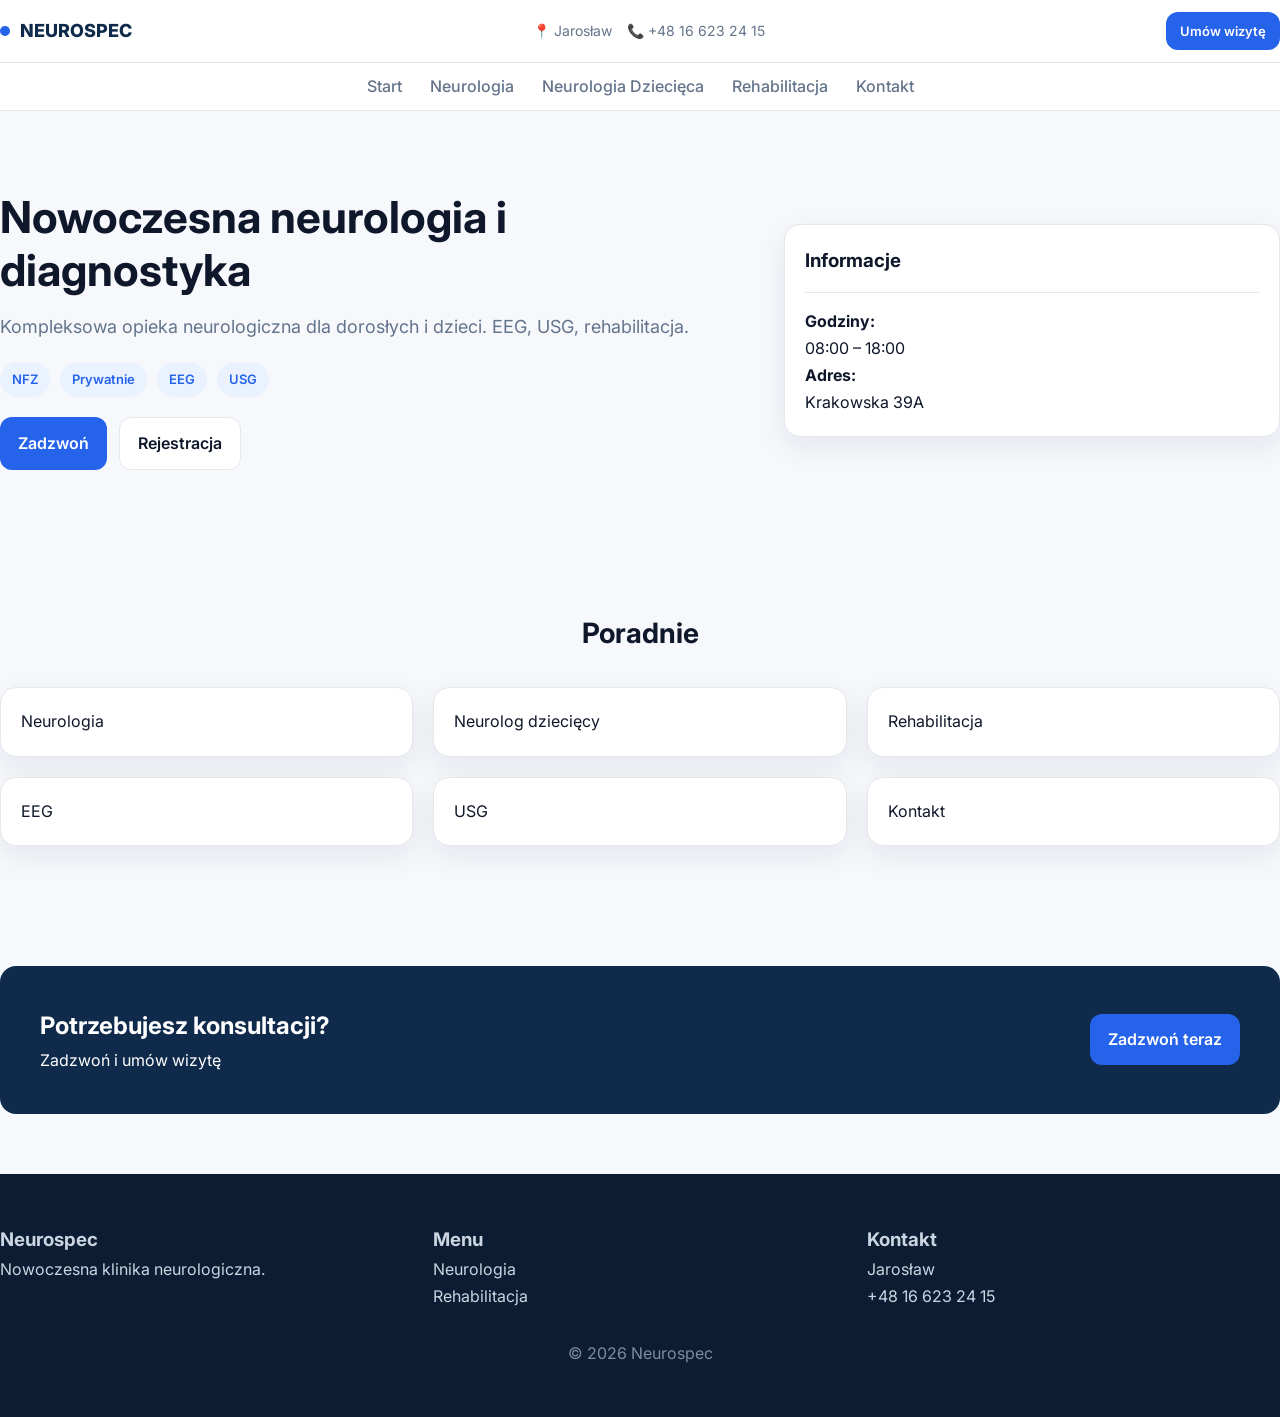
<file: index.html>
<!DOCTYPE html>
<html lang="pl">
<head>
<meta charset="UTF-8">
<meta name="viewport" content="width=device-width, initial-scale=1.0">

<title>Neurospec – Klinika Neurologiczna Jarosław</title>

<link href="https://fonts.googleapis.com/css2?family=Inter:wght@300;400;500;600;700;800&display=swap" rel="stylesheet">
<link rel="stylesheet" href="css/style.css">
</head>

<body>

<!-- HEADER -->
<header class="header">

  <div class="header-top">
    <div class="container header-inner">

      <div class="brand">
        <span class="logo-dot"></span>
        NEUROSPEC
      </div>

      <div class="header-contact">
        <span>📍 Jarosław</span>
        <span>📞 +48 16 623 24 15</span>
      </div>

      <a href="tel:+48166232415" class="btn btn-primary btn-small">
        Umów wizytę
      </a>

    </div>
  </div>

  <div class="header-nav">
    <div class="container nav-inner">
      <nav>
        <a href="#">Start</a>
        <a href="#">Neurologia</a>
        <a href="#">Neurologia Dziecięca</a>
        <a href="#">Rehabilitacja</a>
        <a href="#">Kontakt</a>
      </nav>
    </div>
  </div>

</header>

<!-- HERO -->
<section class="hero-premium">

  <div class="container hero-grid">

    <div class="hero-left">

      <h1>Nowoczesna neurologia i diagnostyka</h1>

      <p>
        Kompleksowa opieka neurologiczna dla dorosłych i dzieci. EEG, USG, rehabilitacja.
      </p>

      <div class="hero-badges">
        <span class="badge">NFZ</span>
        <span class="badge">Prywatnie</span>
        <span class="badge">EEG</span>
        <span class="badge">USG</span>
      </div>

      <div class="hero-actions">
        <a href="tel:+48166232415" class="btn btn-primary">
          Zadzwoń
        </a>

        <a href="#" class="btn btn-outline">
          Rejestracja
        </a>
      </div>

    </div>

    <div class="hero-right">

      <div class="card hero-card">

        <h3>Informacje</h3>

        <div class="divider"></div>

        <p><strong>Godziny:</strong><br>08:00 – 18:00</p>
        <p><strong>Adres:</strong><br>Krakowska 39A</p>

      </div>

    </div>

  </div>

</section>

<!-- SERVICES -->
<section>

  <div class="container">

    <h2 class="section-title">Poradnie</h2>

    <div class="grid-3">

      <a class="card" href="#">Neurologia</a>
      <a class="card" href="#">Neurolog dziecięcy</a>
      <a class="card" href="#">Rehabilitacja</a>
      <a class="card" href="#">EEG</a>
      <a class="card" href="#">USG</a>
      <a class="card" href="#">Kontakt</a>

    </div>

  </div>

</section>

<!-- CTA -->
<section>

  <div class="container cta-box">

    <div>
      <h2>Potrzebujesz konsultacji?</h2>
      <p>Zadzwoń i umów wizytę</p>
    </div>

    <a href="tel:+48166232415" class="btn btn-primary">
      Zadzwoń teraz
    </a>

  </div>

</section>

<!-- FOOTER -->
<footer>

  <div class="container grid-3">

    <div>
      <h3>Neurospec</h3>
      <p>Nowoczesna klinika neurologiczna.</p>
    </div>

    <div>
      <h3>Menu</h3>
      <p><a href="#">Neurologia</a></p>
      <p><a href="#">Rehabilitacja</a></p>
    </div>

    <div>
      <h3>Kontakt</h3>
      <p>Jarosław</p>
      <p>+48 16 623 24 15</p>
    </div>

  </div>

  <div class="footer-bottom">
    © 2026 Neurospec
  </div>

</footer>

</body>
</html>
</file>
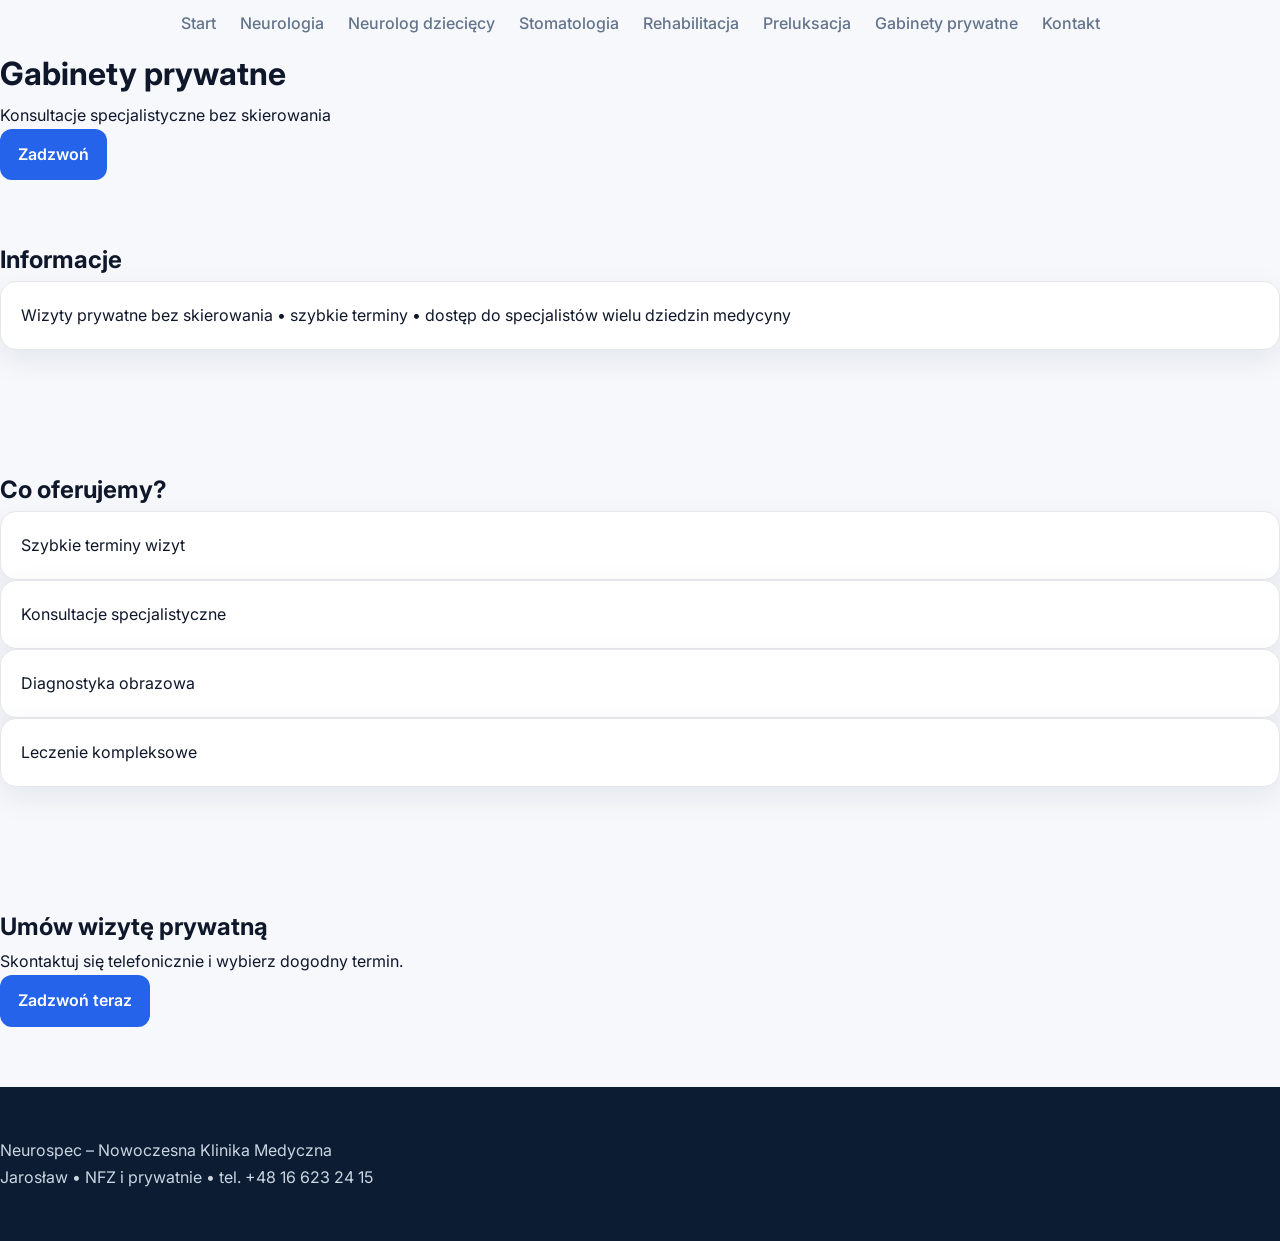
<file: gabinety-prywatne.html>
<!DOCTYPE html>

<html lang="pl">
<head>

<meta charset="UTF-8">
<meta name="viewport" content="width=device-width, initial-scale=1.0">

<title>Gabinety prywatne – Neurospec</title>

<meta name="description" content="Gabinety prywatne Neurospec Jarosław. Szybkie terminy, konsultacje specjalistyczne, nowoczesna diagnostyka i leczenie.">

<link rel="canonical" href="https://neurospec.com.pl/gabinety-prywatne.html">

<link rel="preconnect" href="https://fonts.googleapis.com">
<link rel="preconnect" href="https://fonts.gstatic.com" crossorigin>

<link href="https://fonts.googleapis.com/css2?family=Inter:wght@300;400;500;600;700;800&display=swap" rel="stylesheet">

<link rel="stylesheet" href="css/style.css">

<script type="application/ld+json">
{
 "@context":"https://schema.org",
 "@type":"MedicalClinic",
 "name":"Neurospec",
 "telephone":"+48166232415",
 "address":{
   "@type":"PostalAddress",
   "streetAddress":"ul. Krakowska 39A",
   "addressLocality":"Jarosław",
   "postalCode":"37-500",
   "addressCountry":"PL"
 }
}
</script>

</head>

<body>

<nav class="nav">
<div class="nav-inner">

<a href="index.html">Start</a> <a href="neurolog.html">Neurologia</a> <a href="neurolog-dzieciecy.html">Neurolog dziecięcy</a> <a href="stomatologia.html">Stomatologia</a> <a href="rehabilitacja.html">Rehabilitacja</a> <a href="preluksacja.html">Preluksacja</a> <a href="gabinety-prywatne.html">Gabinety prywatne</a> <a href="kontakt.html">Kontakt</a>

</div>
</nav>

<header class="hero">

<div class="container">

<h1>Gabinety prywatne</h1>

<p>
Konsultacje specjalistyczne bez skierowania
</p>

<a href="tel:+48166232415" class="btn btn-primary">
Zadzwoń
</a>

</div>

</header>

<section>

<div class="container">

<h2>Informacje</h2>

<div class="card">

Wizyty prywatne bez skierowania • szybkie terminy • dostęp do specjalistów wielu dziedzin medycyny

</div>

</div>

</section>

<section class="alt">

<div class="container">

<h2>Co oferujemy?</h2>

<div class="grid">

<div class="card">Szybkie terminy wizyt</div>

<div class="card">Konsultacje specjalistyczne</div>

<div class="card">Diagnostyka obrazowa</div>

<div class="card">Leczenie kompleksowe</div>

</div>

</div>

</section>

<section class="cta">

<div class="container">

<h2>Umów wizytę prywatną</h2>

<p>
Skontaktuj się telefonicznie i wybierz dogodny termin.
</p>

<a href="tel:+48166232415" class="btn btn-primary">
Zadzwoń teraz
</a>

</div>

</section>

<footer class="footer">

Neurospec – Nowoczesna Klinika Medyczna<br>
Jarosław • NFZ i prywatnie • tel. +48 16 623 24 15

</footer>

</body>
</html>
</file>
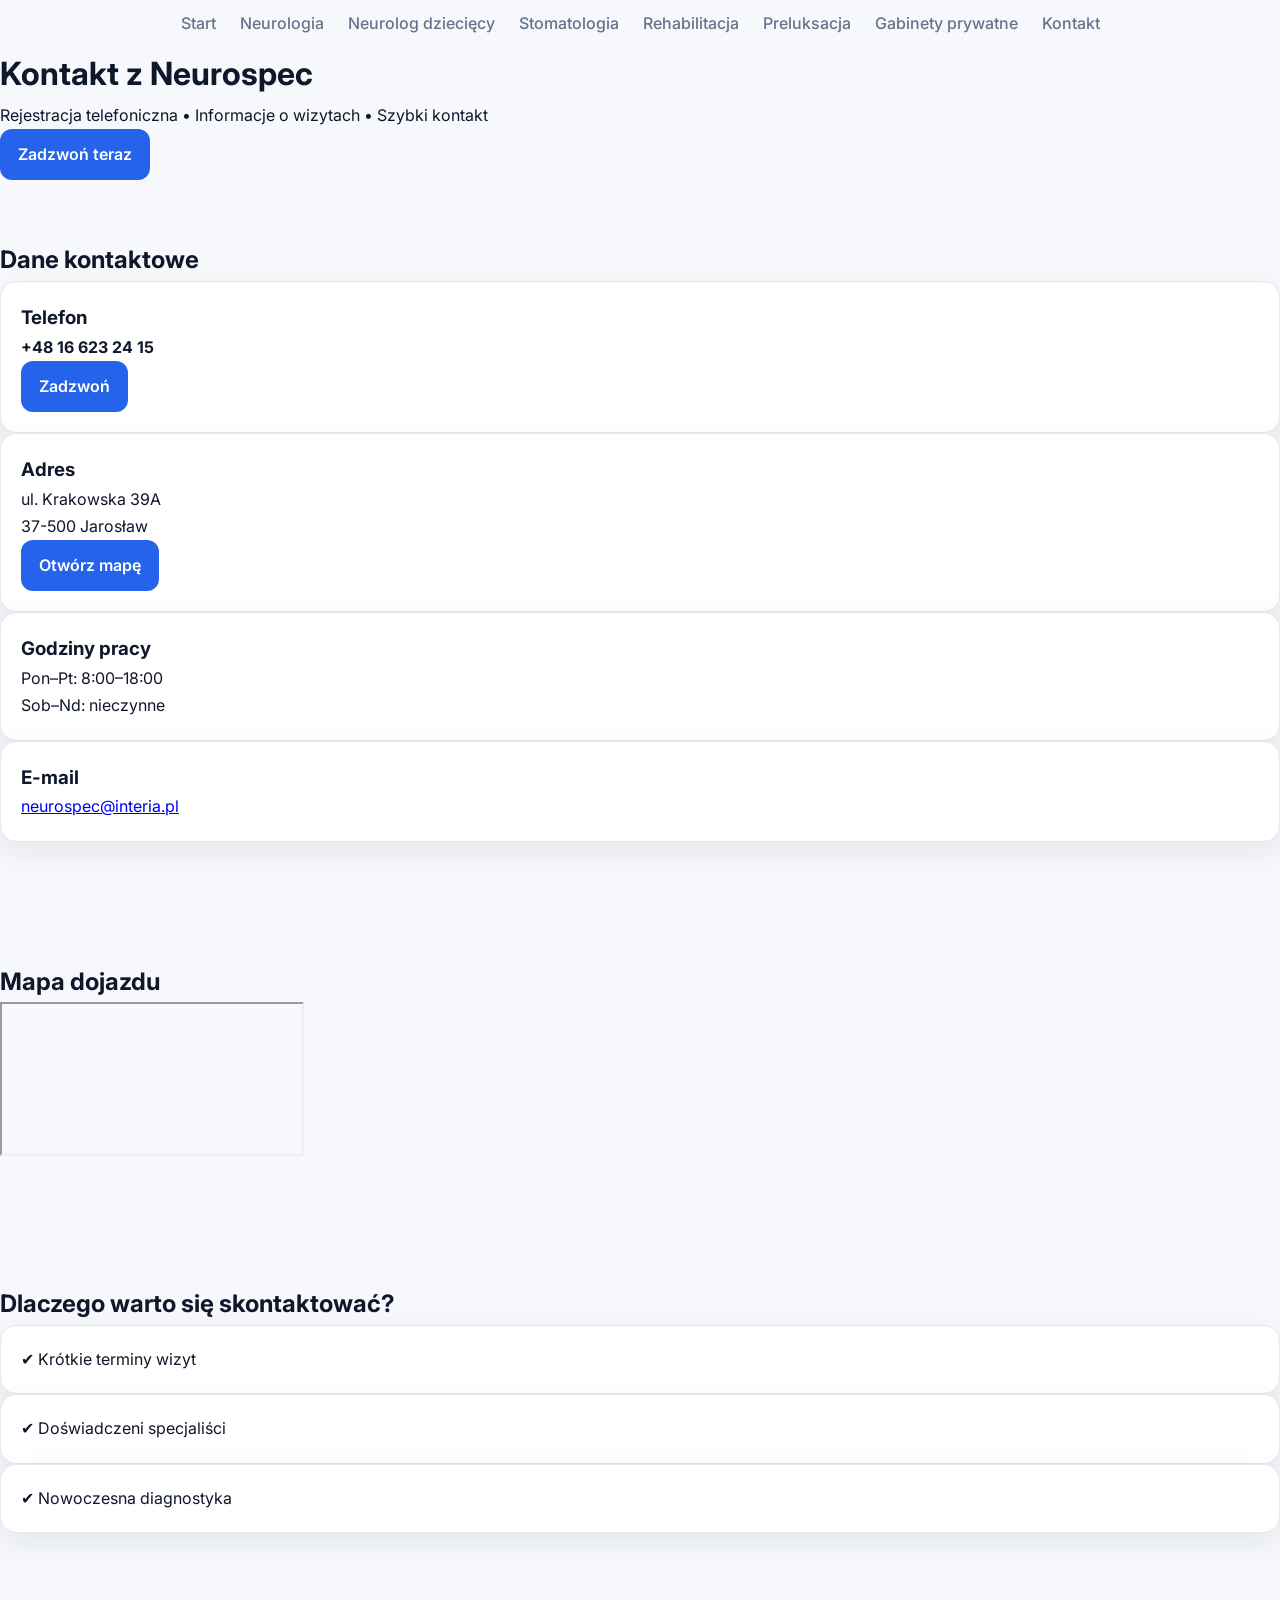
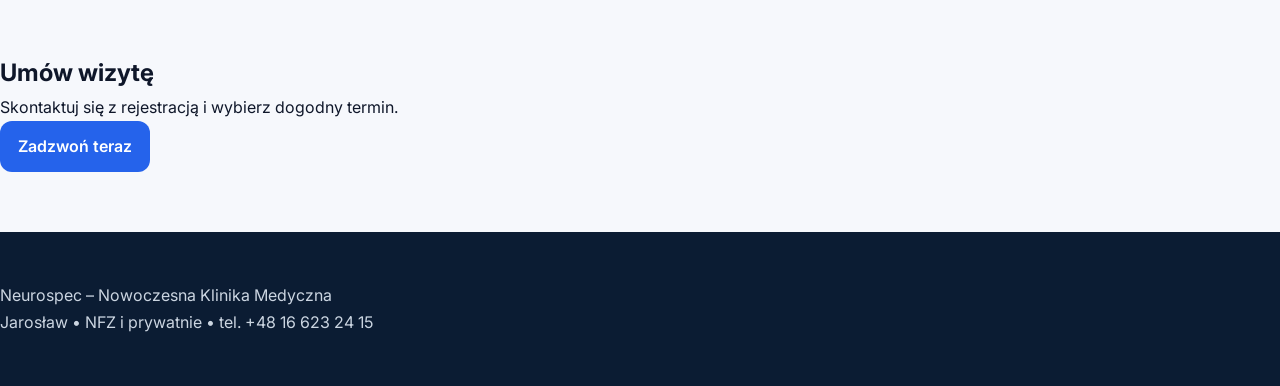
<file: kontakt.html>
<!DOCTYPE html>

<html lang="pl">
<head>

<meta charset="UTF-8">
<meta name="viewport" content="width=device-width, initial-scale=1.0">

<title>Kontakt – Neurospec | Rejestracja, adres, telefon</title>

<meta name="description" content="Kontakt z Neurospec. Rejestracja telefoniczna, adres placówki, godziny pracy oraz szybki kontakt z kliniką.">

<link rel="canonical" href="https://neurospec.com.pl/kontakt.html">

<link rel="preconnect" href="https://fonts.googleapis.com">
<link rel="preconnect" href="https://fonts.gstatic.com" crossorigin>

<link href="https://fonts.googleapis.com/css2?family=Inter:wght@300;400;500;600;700;800&display=swap" rel="stylesheet">

<link rel="stylesheet" href="css/style.css">

<script type="application/ld+json">
{
  "@context": "https://schema.org",
  "@type": "MedicalClinic",
  "name": "Neurospec",
  "address": {
    "@type": "PostalAddress",
    "streetAddress": "ul. Krakowska 39A",
    "addressLocality": "Jarosław",
    "postalCode": "37-500",
    "addressCountry": "PL"
  },
  "telephone": "+48166232415",
  "email": "neurospec@interia.pl"
}
</script>

</head>

<body>

<nav class="nav">
<div class="nav-inner">

<a href="index.html">Start</a> <a href="neurolog.html">Neurologia</a> <a href="neurolog-dzieciecy.html">Neurolog dziecięcy</a> <a href="stomatologia.html">Stomatologia</a> <a href="rehabilitacja.html">Rehabilitacja</a> <a href="preluksacja.html">Preluksacja</a> <a href="gabinety-prywatne.html">Gabinety prywatne</a> <a href="kontakt.html">Kontakt</a>

</div>
</nav>

<header class="hero">

<div class="container">

<h1>Kontakt z Neurospec</h1>

<p>
Rejestracja telefoniczna • Informacje o wizytach • Szybki kontakt
</p>

<a href="tel:+48166232415" class="btn btn-primary">
Zadzwoń teraz
</a>

</div>

</header>

<section>

<div class="container">

<h2>Dane kontaktowe</h2>

<div class="grid">

<div class="card">
<h3>Telefon</h3>
<p><b>+48 16 623 24 15</b></p>
<a href="tel:+48166232415" class="btn btn-primary">Zadzwoń</a>
</div>

<div class="card">
<h3>Adres</h3>
<p>ul. Krakowska 39A</p>
<p>37-500 Jarosław</p>

<a href="https://www.google.com/maps?q=Krakowska+39A+Jaroslaw" target="_blank" class="btn btn-primary">
Otwórz mapę
</a>
</div>

<div class="card">
<h3>Godziny pracy</h3>
<p>Pon–Pt: 8:00–18:00</p>
<p>Sob–Nd: nieczynne</p>
</div>

<div class="card">
<h3>E-mail</h3>
<p>
<a href="mailto:neurospec@interia.pl">
neurospec@interia.pl
</a>
</p>
</div>

</div>

</div>

</section>

<section class="alt">

<div class="container">

<h2>Mapa dojazdu</h2>

<div class="map-wrapper">

<iframe 
src="https://www.google.com/maps?q=Krakowska+39A+Jaroslaw&output=embed"
loading="lazy">
</iframe>

</div>

</div>

</section>

<section>

<div class="container">

<h2>Dlaczego warto się skontaktować?</h2>

<div class="grid">

<div class="card">✔ Krótkie terminy wizyt</div>
<div class="card">✔ Doświadczeni specjaliści</div>
<div class="card">✔ Nowoczesna diagnostyka</div>

</div>

</div>

</section>

<section class="cta">

<div class="container">

<h2>Umów wizytę</h2>

<p>
Skontaktuj się z rejestracją i wybierz dogodny termin.
</p>

<a href="tel:+48166232415" class="btn btn-primary">
Zadzwoń teraz
</a>

</div>

</section>

<footer class="footer">

Neurospec – Nowoczesna Klinika Medyczna<br>
Jarosław • NFZ i prywatnie • tel. +48 16 623 24 15

</footer>

</body>
</html>
</file>
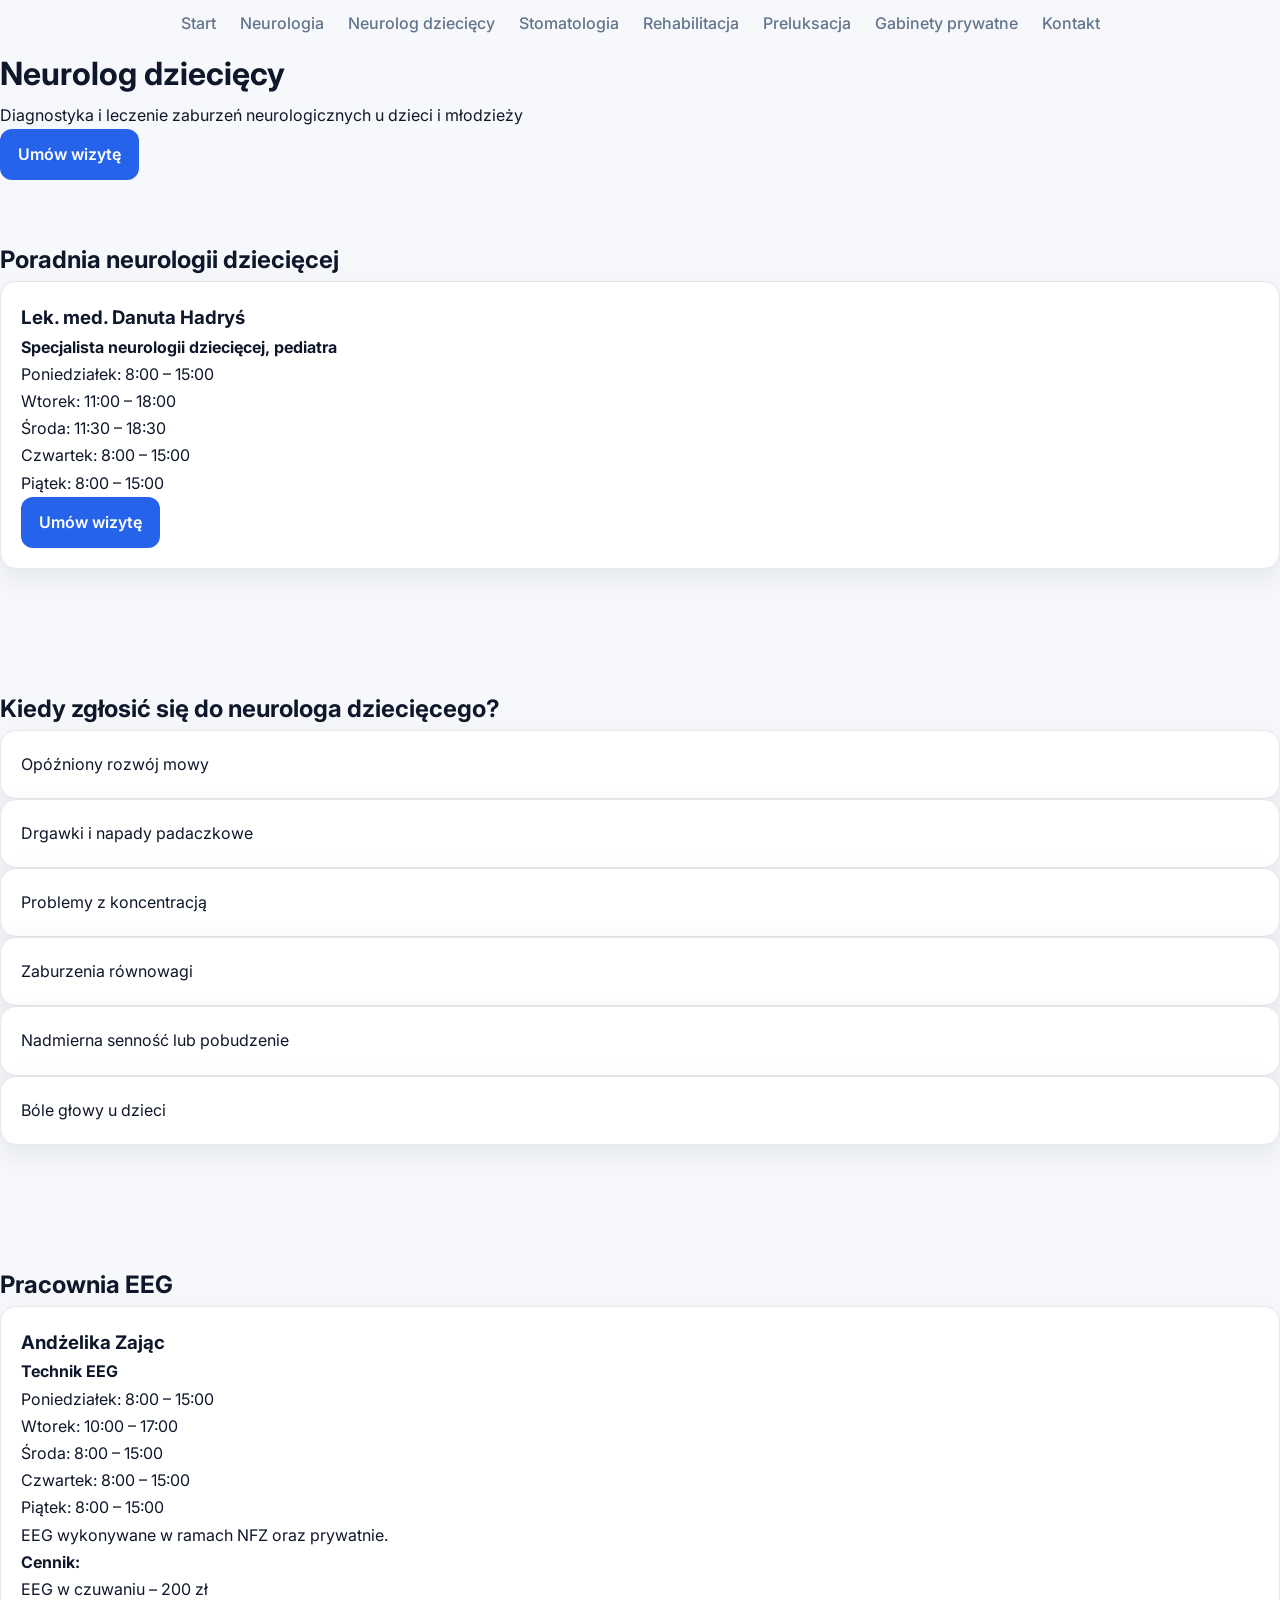
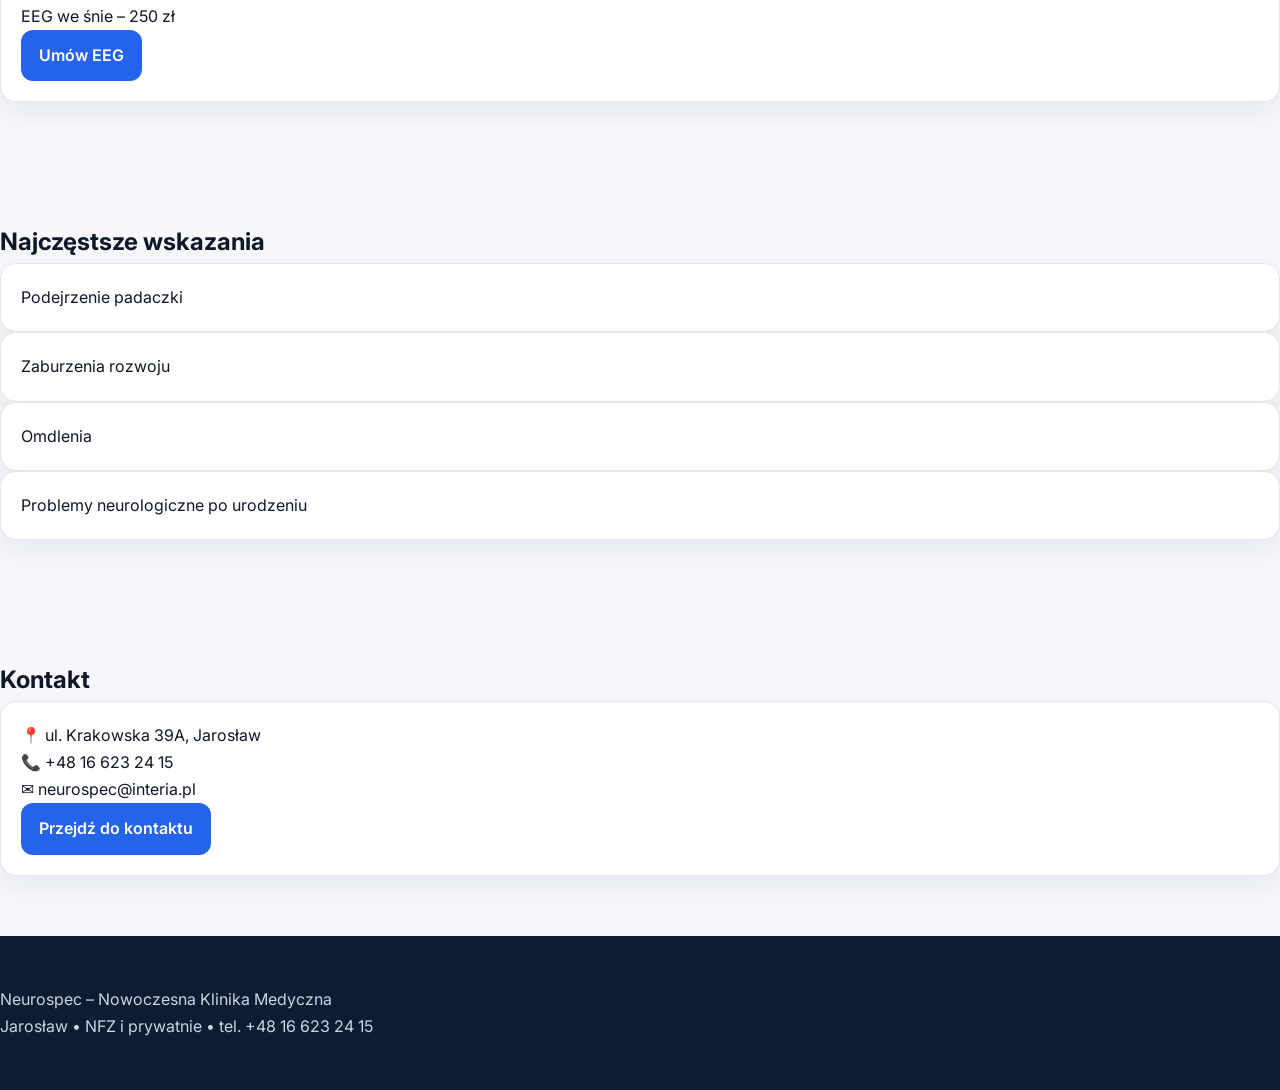
<file: neurolog-dzieciecy.html>
<!DOCTYPE html>

<html lang="pl">
<head>

<meta charset="UTF-8">
<meta name="viewport" content="width=device-width, initial-scale=1.0">

<title>Neurolog dziecięcy – Neurospec | Jarosław</title>

<meta name="description" content="Neurolog dziecięcy Neurospec – lek. med. Danuta Hadryś. Diagnostyka i leczenie dzieci, EEG, zaburzenia rozwoju, padaczka, konsultacje specjalistyczne.">

<link rel="canonical" href="https://neurospec.com.pl/neurolog-dzieciecy.html">

<link rel="preconnect" href="https://fonts.googleapis.com">
<link rel="preconnect" href="https://fonts.gstatic.com" crossorigin>

<link href="https://fonts.googleapis.com/css2?family=Inter:wght@300;400;500;600;700;800&display=swap" rel="stylesheet">

<link rel="stylesheet" href="css/style.css">

<script type="application/ld+json">
{
 "@context":"https://schema.org",
 "@type":"MedicalClinic",
 "name":"Neurospec",
 "telephone":"+48166232415",
 "email":"neurospec@interia.pl",
 "address":{
   "@type":"PostalAddress",
   "streetAddress":"ul. Krakowska 39A",
   "addressLocality":"Jarosław",
   "postalCode":"37-500",
   "addressCountry":"PL"
 }
}
</script>

</head>

<body>

<nav class="nav">
<div class="nav-inner">

<a href="index.html">Start</a> <a href="neurolog.html">Neurologia</a> <a href="neurolog-dzieciecy.html">Neurolog dziecięcy</a> <a href="stomatologia.html">Stomatologia</a> <a href="rehabilitacja.html">Rehabilitacja</a> <a href="preluksacja.html">Preluksacja</a> <a href="gabinety-prywatne.html">Gabinety prywatne</a> <a href="kontakt.html">Kontakt</a>

</div>
</nav>

<header class="hero">

<div class="container">

<h1>Neurolog dziecięcy</h1>

<p>
Diagnostyka i leczenie zaburzeń neurologicznych u dzieci i młodzieży
</p>

<a href="tel:+48166232415" class="btn btn-primary">
Umów wizytę
</a>

</div>

</header>

<section>

<div class="container">

<h2>Poradnia neurologii dziecięcej</h2>

<div class="card">

<h3>Lek. med. Danuta Hadryś</h3>

<p>
<b>Specjalista neurologii dziecięcej, pediatra</b>
</p>

<p>
Poniedziałek: 8:00 – 15:00<br>
Wtorek: 11:00 – 18:00<br>
Środa: 11:30 – 18:30<br>
Czwartek: 8:00 – 15:00<br>
Piątek: 8:00 – 15:00
</p>

<a href="tel:+48166232415" class="btn btn-primary">
Umów wizytę
</a>

</div>

</div>

</section>

<section class="alt">

<div class="container">

<h2>Kiedy zgłosić się do neurologa dziecięcego?</h2>

<div class="grid">

<div class="card">Opóźniony rozwój mowy</div>

<div class="card">Drgawki i napady padaczkowe</div>

<div class="card">Problemy z koncentracją</div>

<div class="card">Zaburzenia równowagi</div>

<div class="card">Nadmierna senność lub pobudzenie</div>

<div class="card">Bóle głowy u dzieci</div>

</div>

</div>

</section>

<section>

<div class="container">

<h2>Pracownia EEG</h2>

<div class="card">

<h3>Andżelika Zając</h3>

<p>
<b>Technik EEG</b>
</p>

<p>
Poniedziałek: 8:00 – 15:00<br>
Wtorek: 10:00 – 17:00<br>
Środa: 8:00 – 15:00<br>
Czwartek: 8:00 – 15:00<br>
Piątek: 8:00 – 15:00
</p>

<p>
EEG wykonywane w ramach NFZ oraz prywatnie.
</p>

<p>
<b>Cennik:</b><br>
EEG w czuwaniu – 200 zł<br>
EEG we śnie – 250 zł
</p>

<a href="tel:+48166232415" class="btn btn-primary">
Umów EEG
</a>

</div>

</div>

</section>

<section class="alt">

<div class="container">

<h2>Najczęstsze wskazania</h2>

<div class="grid">

<div class="card">Podejrzenie padaczki</div>

<div class="card">Zaburzenia rozwoju</div>

<div class="card">Omdlenia</div>

<div class="card">Problemy neurologiczne po urodzeniu</div>

</div>

</div>

</section>

<section>

<div class="container">

<h2>Kontakt</h2>

<div class="card">

<p>📍 ul. Krakowska 39A, Jarosław</p>

<p>📞 +48 16 623 24 15</p>

<p>✉️ neurospec@interia.pl</p>

<a href="kontakt.html" class="btn btn-primary">
Przejdź do kontaktu
</a>

</div>

</div>

</section>

<footer class="footer">

Neurospec – Nowoczesna Klinika Medyczna<br>
Jarosław • NFZ i prywatnie • tel. +48 16 623 24 15

</footer>

</body>
</html>
</file>
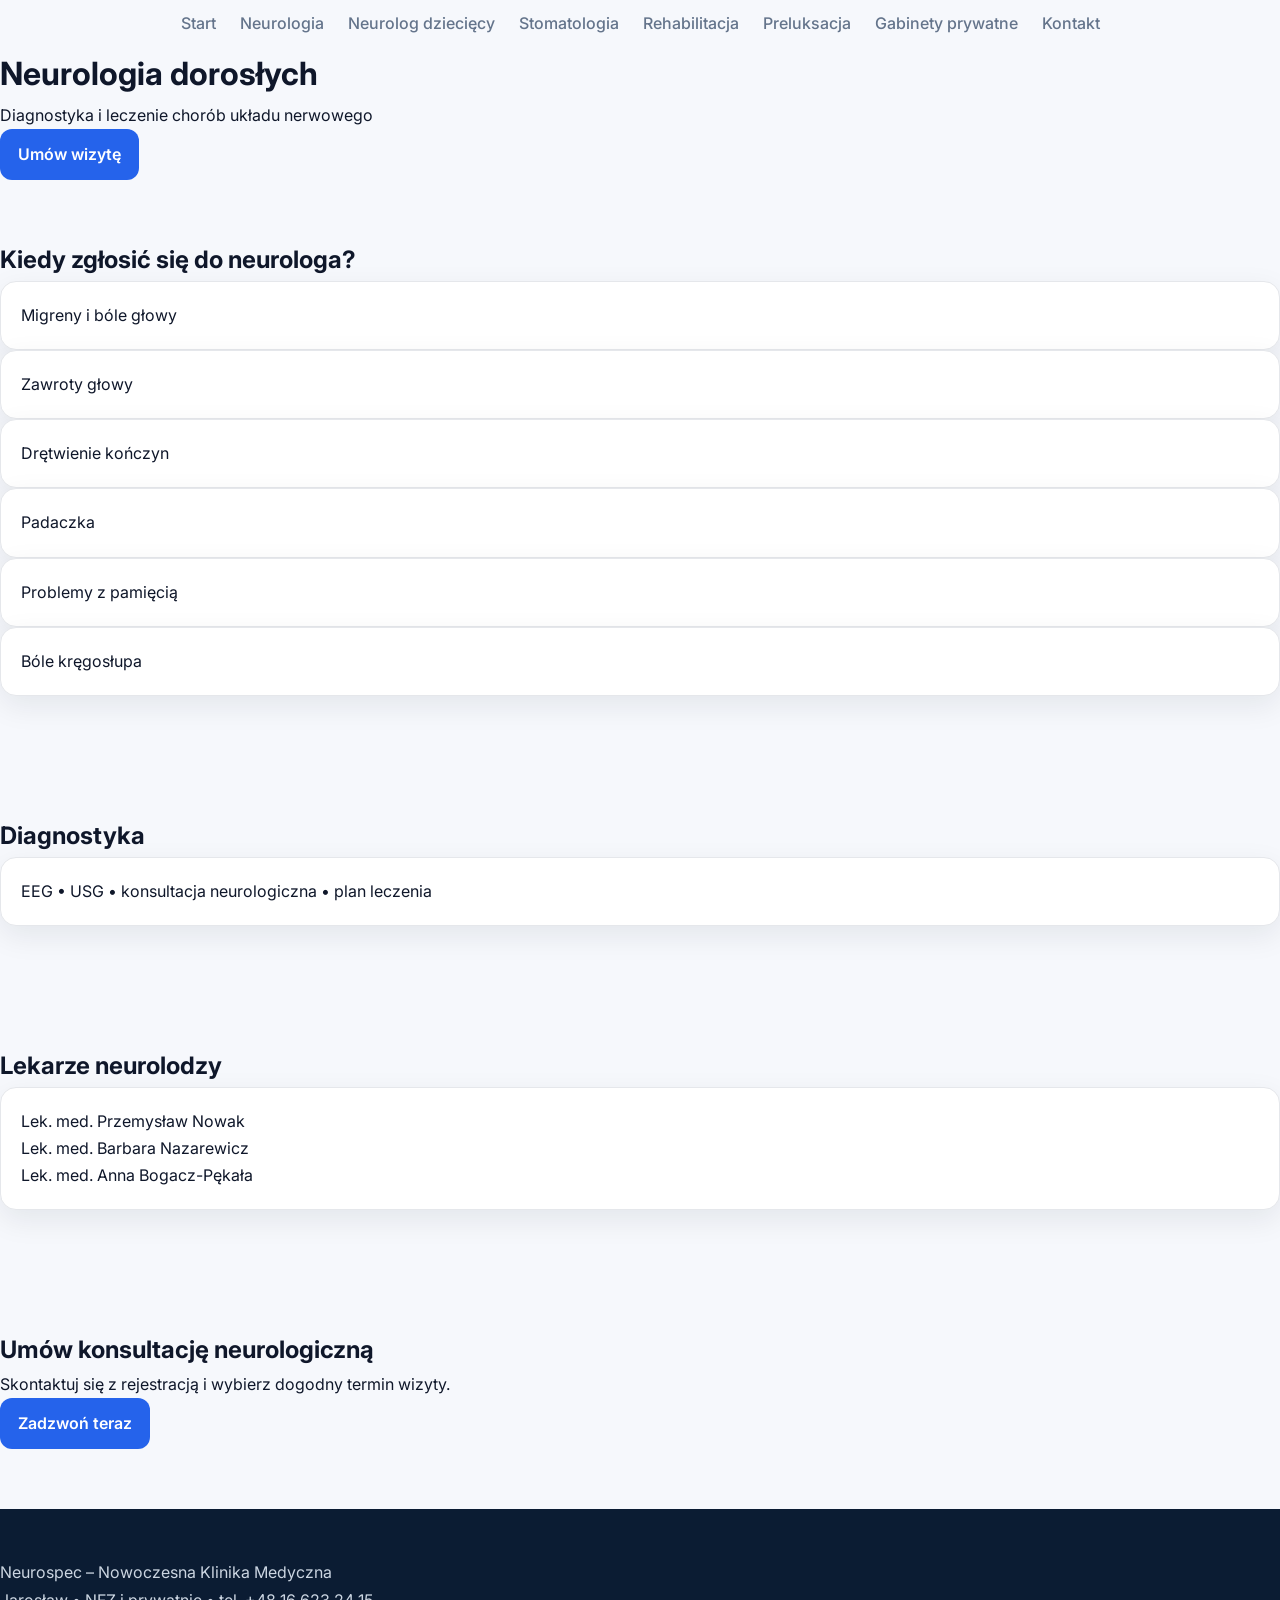
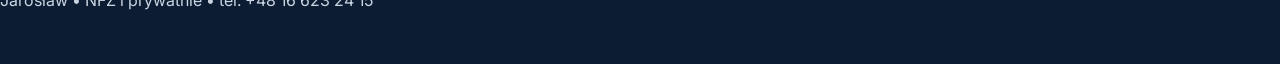
<file: neurolog.html>
<!DOCTYPE html>

<html lang="pl">
<head>

<meta charset="UTF-8">
<meta name="viewport" content="width=device-width, initial-scale=1.0">

<title>Neurologia – Neurospec Jarosław</title>

<meta name="description" content="Neurolog w Neurospec Jarosław – diagnostyka i leczenie chorób układu nerwowego. EEG, migreny, zawroty głowy, padaczka.">

<link rel="canonical" href="https://neurospec.com.pl/neurolog.html">

<link rel="preconnect" href="https://fonts.googleapis.com">
<link rel="preconnect" href="https://fonts.gstatic.com" crossorigin>

<link href="https://fonts.googleapis.com/css2?family=Inter:wght@300;400;500;600;700;800&display=swap" rel="stylesheet">

<link rel="stylesheet" href="css/style.css">

<script type="application/ld+json">
{
 "@context":"https://schema.org",
 "@type":"MedicalClinic",
 "name":"Neurospec",
 "telephone":"+48166232415",
 "email":"neurospec@interia.pl",
 "address":{
   "@type":"PostalAddress",
   "streetAddress":"ul. Krakowska 39A",
   "addressLocality":"Jarosław",
   "postalCode":"37-500",
   "addressCountry":"PL"
 }
}
</script>

</head>

<body>

<nav class="nav">
<div class="nav-inner">

<a href="index.html">Start</a> <a href="neurolog.html">Neurologia</a> <a href="neurolog-dzieciecy.html">Neurolog dziecięcy</a> <a href="stomatologia.html">Stomatologia</a> <a href="rehabilitacja.html">Rehabilitacja</a> <a href="preluksacja.html">Preluksacja</a> <a href="gabinety-prywatne.html">Gabinety prywatne</a> <a href="kontakt.html">Kontakt</a>

</div>
</nav>

<header class="hero">

<div class="container">

<h1>Neurologia dorosłych</h1>

<p>
Diagnostyka i leczenie chorób układu nerwowego
</p>

<a href="tel:+48166232415" class="btn btn-primary">
Umów wizytę
</a>

</div>

</header>

<section>

<div class="container">

<h2>Kiedy zgłosić się do neurologa?</h2>

<div class="grid">

<div class="card">Migreny i bóle głowy</div>

<div class="card">Zawroty głowy</div>

<div class="card">Drętwienie kończyn</div>

<div class="card">Padaczka</div>

<div class="card">Problemy z pamięcią</div>

<div class="card">Bóle kręgosłupa</div>

</div>

</div>

</section>

<section class="alt">

<div class="container">

<h2>Diagnostyka</h2>

<div class="card">

EEG • USG • konsultacja neurologiczna • plan leczenia

</div>

</div>

</section>

<section>

<div class="container">

<h2>Lekarze neurolodzy</h2>

<div class="card">

Lek. med. Przemysław Nowak<br>
Lek. med. Barbara Nazarewicz<br>
Lek. med. Anna Bogacz-Pękała

</div>

</div>

</section>

<section class="cta">

<div class="container">

<h2>Umów konsultację neurologiczną</h2>

<p>
Skontaktuj się z rejestracją i wybierz dogodny termin wizyty.
</p>

<a href="tel:+48166232415" class="btn btn-primary">
Zadzwoń teraz
</a>

</div>

</section>

<footer class="footer">

Neurospec – Nowoczesna Klinika Medyczna<br>
Jarosław • NFZ i prywatnie • tel. +48 16 623 24 15

</footer>

</body>
</html>
</file>
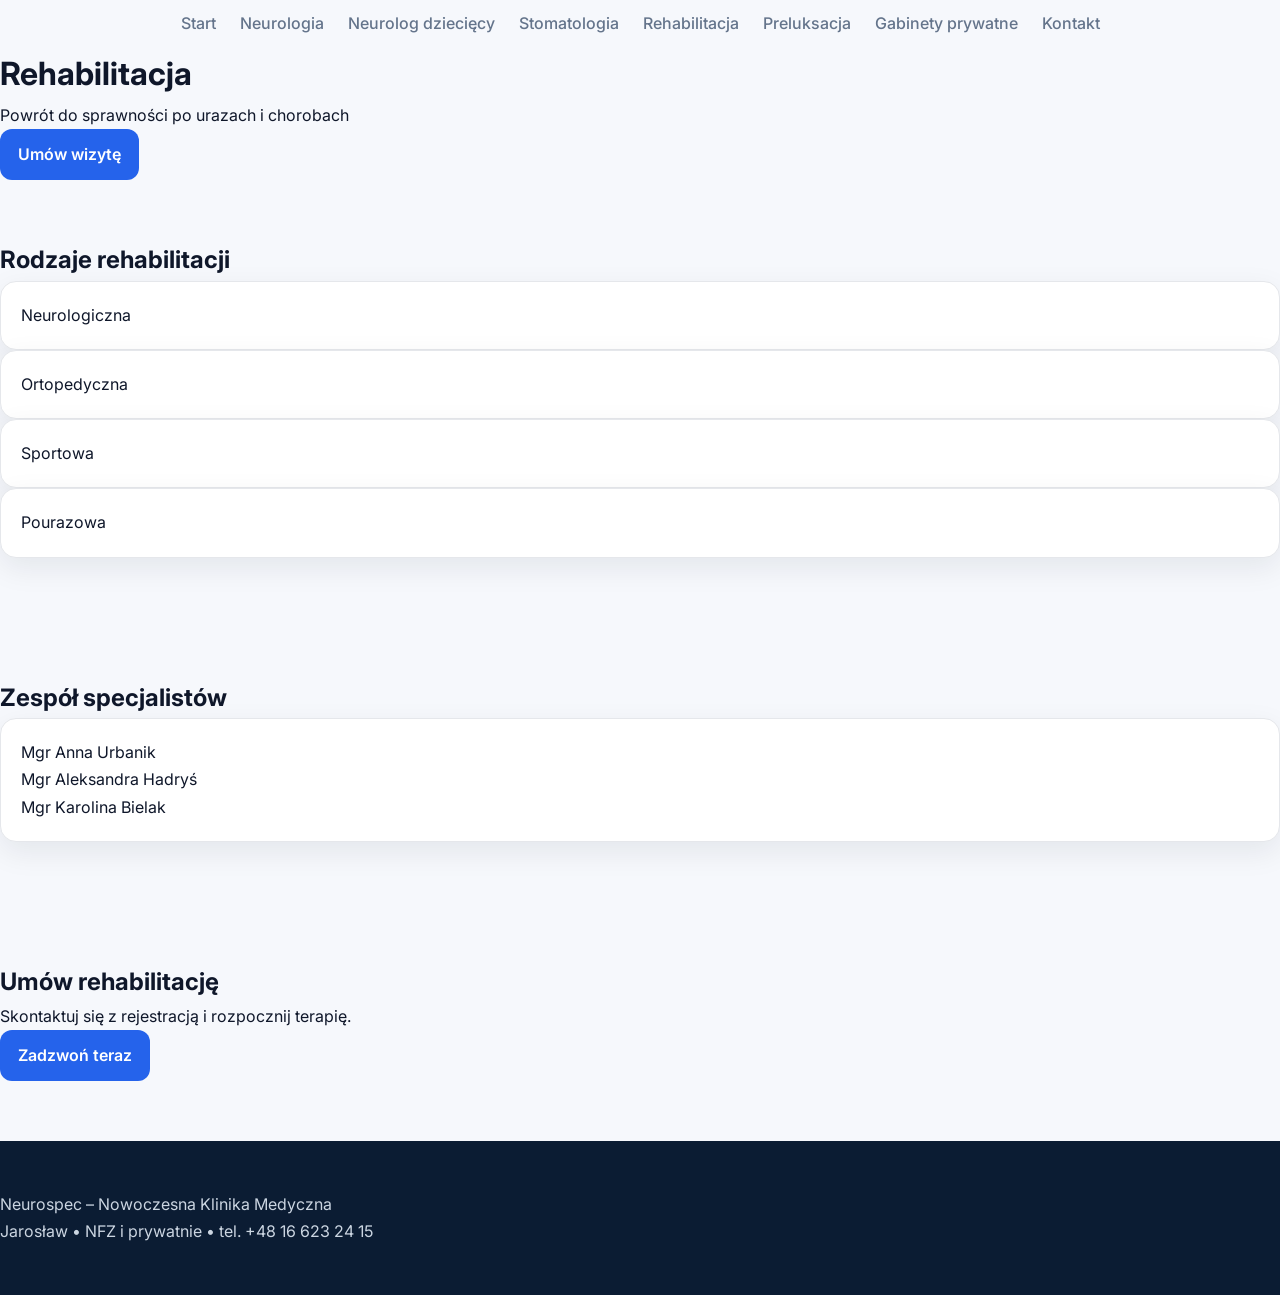
<file: rehabilitacja.html>
<!DOCTYPE html>

<html lang="pl">
<head>

<meta charset="UTF-8">
<meta name="viewport" content="width=device-width, initial-scale=1.0">

<title>Rehabilitacja – Neurospec</title>

<meta name="description" content="Rehabilitacja w Neurospec Jarosław. Powrót do sprawności po urazach i chorobach. Rehabilitacja neurologiczna, ortopedyczna i sportowa.">

<link rel="canonical" href="https://neurospec.com.pl/rehabilitacja.html">

<link rel="preconnect" href="https://fonts.googleapis.com">
<link rel="preconnect" href="https://fonts.gstatic.com" crossorigin>

<link href="https://fonts.googleapis.com/css2?family=Inter:wght@300;400;500;600;700;800&display=swap" rel="stylesheet">

<link rel="stylesheet" href="css/style.css">

<script type="application/ld+json">
{
 "@context":"https://schema.org",
 "@type":"MedicalClinic",
 "name":"Neurospec",
 "telephone":"+48166232415",
 "address":{
   "@type":"PostalAddress",
   "streetAddress":"ul. Krakowska 39A",
   "addressLocality":"Jarosław",
   "postalCode":"37-500",
   "addressCountry":"PL"
 }
}
</script>

</head>

<body>

<nav class="nav">
<div class="nav-inner">

<a href="index.html">Start</a> <a href="neurolog.html">Neurologia</a> <a href="neurolog-dzieciecy.html">Neurolog dziecięcy</a> <a href="stomatologia.html">Stomatologia</a> <a href="rehabilitacja.html">Rehabilitacja</a> <a href="preluksacja.html">Preluksacja</a> <a href="gabinety-prywatne.html">Gabinety prywatne</a> <a href="kontakt.html">Kontakt</a>

</div>
</nav>

<header class="hero">

<div class="container">

<h1>Rehabilitacja</h1>

<p>
Powrót do sprawności po urazach i chorobach
</p>

<a href="tel:+48166232415" class="btn btn-primary">
Umów wizytę
</a>

</div>

</header>

<section>

<div class="container">

<h2>Rodzaje rehabilitacji</h2>

<div class="grid">

<div class="card">Neurologiczna</div>

<div class="card">Ortopedyczna</div>

<div class="card">Sportowa</div>

<div class="card">Pourazowa</div>

</div>

</div>

</section>

<section class="alt">

<div class="container">

<h2>Zespół specjalistów</h2>

<div class="card">

Mgr Anna Urbanik<br>
Mgr Aleksandra Hadryś<br>
Mgr Karolina Bielak

</div>

</div>

</section>

<section class="cta">

<div class="container">

<h2>Umów rehabilitację</h2>

<p>
Skontaktuj się z rejestracją i rozpocznij terapię.
</p>

<a href="tel:+48166232415" class="btn btn-primary">
Zadzwoń teraz
</a>

</div>

</section>

<footer class="footer">

Neurospec – Nowoczesna Klinika Medyczna<br>
Jarosław • NFZ i prywatnie • tel. +48 16 623 24 15

</footer>

</body>
</html>
</file>
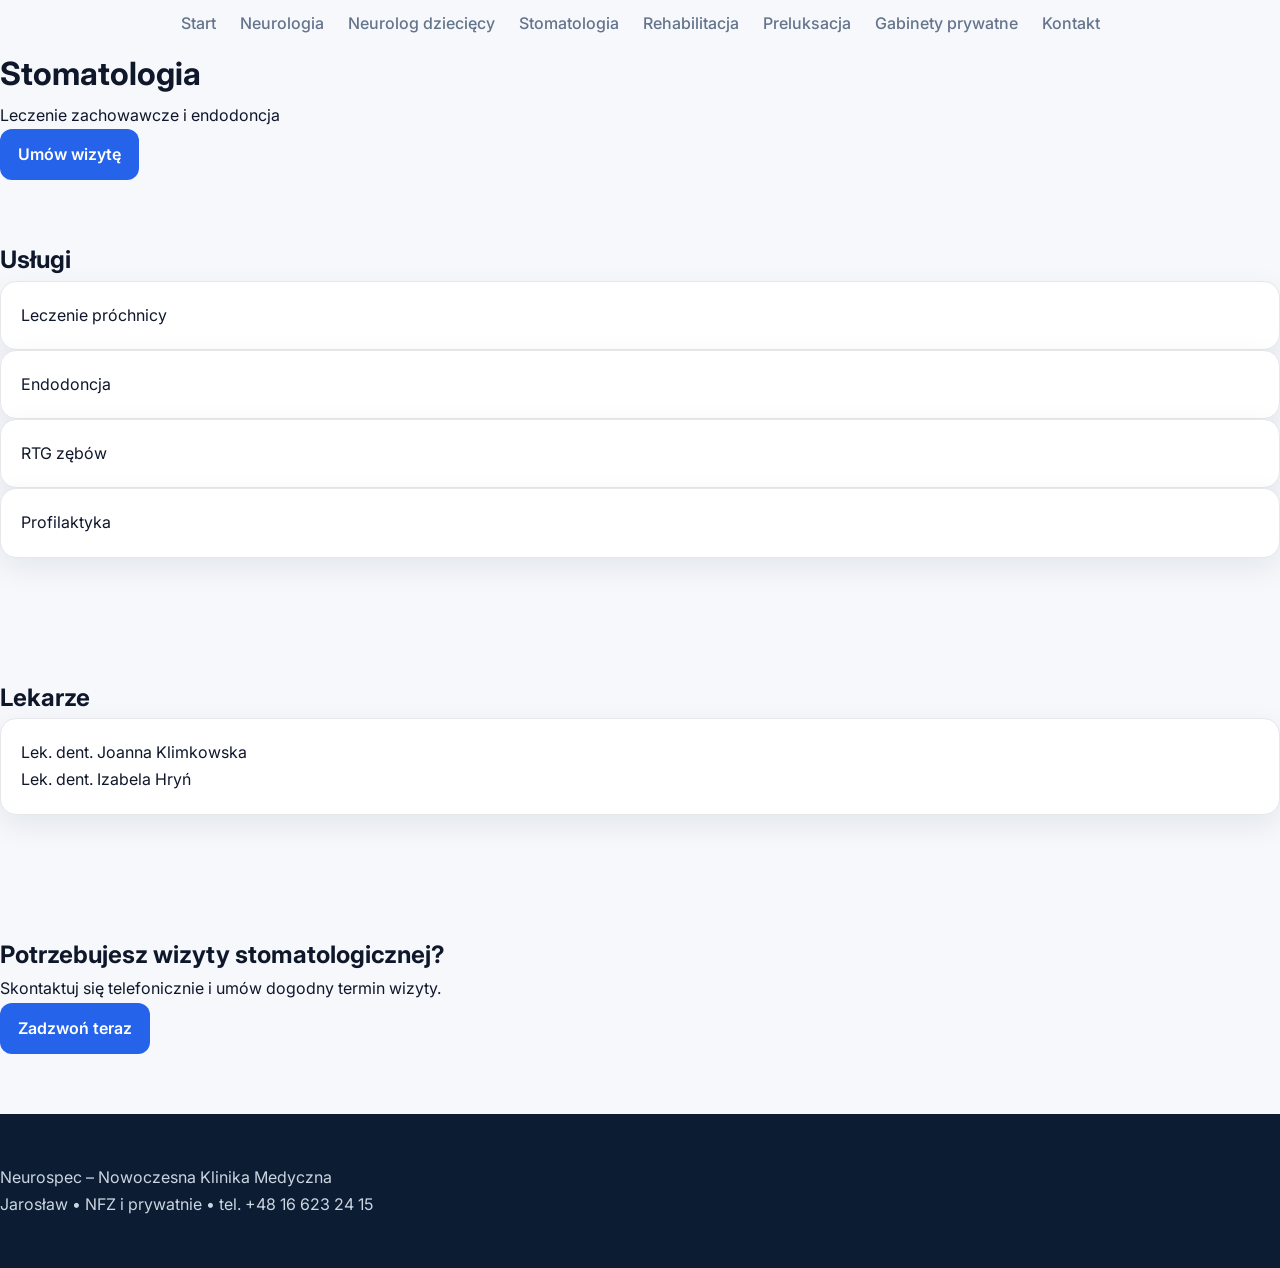
<file: stomatologia.html>
<!DOCTYPE html>

<html lang="pl">
<head>

<meta charset="UTF-8">
<meta name="viewport" content="width=device-width, initial-scale=1.0">

<title>Stomatologia – Neurospec</title>

<meta name="description" content="Stomatologia w Neurospec Jarosław. Leczenie zachowawcze, endodoncja, RTG zębów, profilaktyka i nowoczesna opieka stomatologiczna.">

<link rel="canonical" href="https://neurospec.com.pl/stomatologia.html">

<link rel="preconnect" href="https://fonts.googleapis.com">
<link rel="preconnect" href="https://fonts.gstatic.com" crossorigin>

<link href="https://fonts.googleapis.com/css2?family=Inter:wght@300;400;500;600;700;800&display=swap" rel="stylesheet">

<link rel="stylesheet" href="css/style.css">

<script type="application/ld+json">
{
 "@context":"https://schema.org",
 "@type":"MedicalClinic",
 "name":"Neurospec",
 "telephone":"+48728479683",
 "address":{
   "@type":"PostalAddress",
   "streetAddress":"ul. Krakowska 39A",
   "addressLocality":"Jarosław",
   "postalCode":"37-500",
   "addressCountry":"PL"
 }
}
</script>

</head>

<body>

<nav class="nav">
<div class="nav-inner">

<a href="index.html">Start</a> <a href="neurolog.html">Neurologia</a> <a href="neurolog-dzieciecy.html">Neurolog dziecięcy</a> <a href="stomatologia.html">Stomatologia</a> <a href="rehabilitacja.html">Rehabilitacja</a> <a href="preluksacja.html">Preluksacja</a> <a href="gabinety-prywatne.html">Gabinety prywatne</a> <a href="kontakt.html">Kontakt</a>

</div>
</nav>

<header class="hero">

<div class="container">

<h1>Stomatologia</h1>

<p>
Leczenie zachowawcze i endodoncja
</p>

<a href="tel:+48728479683" class="btn btn-primary">
Umów wizytę
</a>

</div>

</header>

<section>

<div class="container">

<h2>Usługi</h2>

<div class="grid">

<div class="card">Leczenie próchnicy</div>

<div class="card">Endodoncja</div>

<div class="card">RTG zębów</div>

<div class="card">Profilaktyka</div>

</div>

</div>

</section>

<section class="alt">

<div class="container">

<h2>Lekarze</h2>

<div class="card">

Lek. dent. Joanna Klimkowska<br>
Lek. dent. Izabela Hryń

</div>

</div>

</section>

<section class="cta">

<div class="container">

<h2>Potrzebujesz wizyty stomatologicznej?</h2>

<p>
Skontaktuj się telefonicznie i umów dogodny termin wizyty.
</p>

<a href="tel:+48728479683" class="btn btn-primary">
Zadzwoń teraz
</a>

</div>

</section>

<footer class="footer">

Neurospec – Nowoczesna Klinika Medyczna<br>
Jarosław • NFZ i prywatnie • tel. +48 16 623 24 15

</footer>

</body>
</html>
</file>
<file: css/style.css>
:root{
  --primary:#0F2A4A;
  --primary-2:#2563EB;

  --bg:#F6F8FC;
  --card:#FFFFFF;
  --text:#0F172A;
  --muted:#64748B;

  --border:#E5E7EB;

  --radius:16px;
  --shadow: 0 10px 30px rgba(15, 23, 42, 0.08);
}

*{
  margin:0;
  padding:0;
  box-sizing:border-box;
}

body{
  font-family:Inter,system-ui,-apple-system,Segoe UI,Roboto,sans-serif;
  background:var(--bg);
  color:var(--text);
  line-height:1.7;
}

/* ================= HEADER ================= */

.header{
  position:sticky;
  top:0;
  z-index:1000;
  background:#fff;
  border-bottom:1px solid var(--border);
}

.header-top{
  padding:12px 0;
}

.header-inner{
  display:flex;
  justify-content:space-between;
  align-items:center;
  gap:20px;
}

.brand{
  display:flex;
  align-items:center;
  gap:10px;
  font-weight:800;
  font-size:18px;
  color:var(--primary);
}

.logo-dot{
  width:10px;
  height:10px;
  border-radius:50%;
  background:var(--primary-2);
}

.header-contact{
  display:flex;
  gap:15px;
  color:var(--muted);
  font-size:14px;
}

.header-nav{
  border-top:1px solid var(--border);
}

.nav-inner{
  display:flex;
  justify-content:center;
  padding:10px 0;
}

nav a{
  margin:0 12px;
  text-decoration:none;
  color:var(--muted);
  font-weight:500;
}

nav a:hover{
  color:var(--primary);
}

/* ================= HERO ================= */

.hero-premium{
  padding:80px 0;
}

.hero-grid{
  display:grid;
  grid-template-columns:1.2fr 0.8fr;
  gap:40px;
  align-items:center;
}

.hero-left h1{
  font-size:44px;
  line-height:1.2;
  margin-bottom:15px;
}

.hero-left p{
  color:var(--muted);
  font-size:18px;
}

.hero-badges{
  margin:20px 0;
  display:flex;
  gap:10px;
  flex-wrap:wrap;
}

.badge{
  background:#EAF2FF;
  color:var(--primary-2);
  padding:6px 12px;
  border-radius:999px;
  font-size:13px;
  font-weight:600;
}

.hero-actions{
  display:flex;
  gap:12px;
  margin-top:20px;
}

/* ================= BUTTONS ================= */

.btn{
  padding:12px 18px;
  border-radius:12px;
  text-decoration:none;
  font-weight:600;
  display:inline-flex;
  align-items:center;
  justify-content:center;
}

.btn-primary{
  background:var(--primary-2);
  color:#fff;
}

.btn-primary:hover{
  background:var(--primary);
}

.btn-outline{
  border:1px solid var(--border);
  color:var(--text);
  background:#fff;
}

.btn-outline:hover{
  border-color:var(--primary-2);
  color:var(--primary-2);
}

.btn-small{
  padding:8px 14px;
  font-size:13px;
}

/* ================= CARDS ================= */

.card{
  background:var(--card);
  border:1px solid var(--border);
  border-radius:var(--radius);
  padding:20px;
  box-shadow:var(--shadow);
  transition:0.2s ease;
}

.card:hover{
  transform:translateY(-4px);
}

/* ================= GRID ================= */

.grid-3{
  display:grid;
  grid-template-columns:repeat(3,1fr);
  gap:20px;
}

.grid-3 a{
  text-decoration:none;
  color:inherit;
}

/* ================= SECTIONS ================= */

section{
  padding:60px 0;
}

.section-title{
  text-align:center;
  font-size:28px;
  margin-bottom:30px;
}

/* ================= HERO CARD ================= */

.hero-card h3{
  margin-bottom:8px;
}

.divider{
  height:1px;
  background:var(--border);
  margin:15px 0;
}

/* ================= CTA ================= */

.cta-box{
  background:var(--primary);
  color:#fff;
  padding:40px;
  border-radius:var(--radius);
  display:flex;
  justify-content:space-between;
  align-items:center;
}

/* ================= FOOTER ================= */

footer{
  background:#0B1C33;
  color:#cbd5e1;
  padding:50px 0;
}

footer a{
  color:#93c5fd;
  text-decoration:none;
}

.footer-bottom{
  text-align:center;
  margin-top:30px;
  opacity:0.6;
}

/* ================= RESPONSIVE ================= */

@media(max-width:900px){
  .hero-grid{
    grid-template-columns:1fr;
  }

  .grid-3{
    grid-template-columns:1fr;
  }

  .cta-box{
    flex-direction:column;
    gap:20px;
    text-align:center;
  }

  .header-inner{
    flex-direction:column;
  }

  nav a{
    display:inline-block;
    margin:6px;
  }
}
</file>
